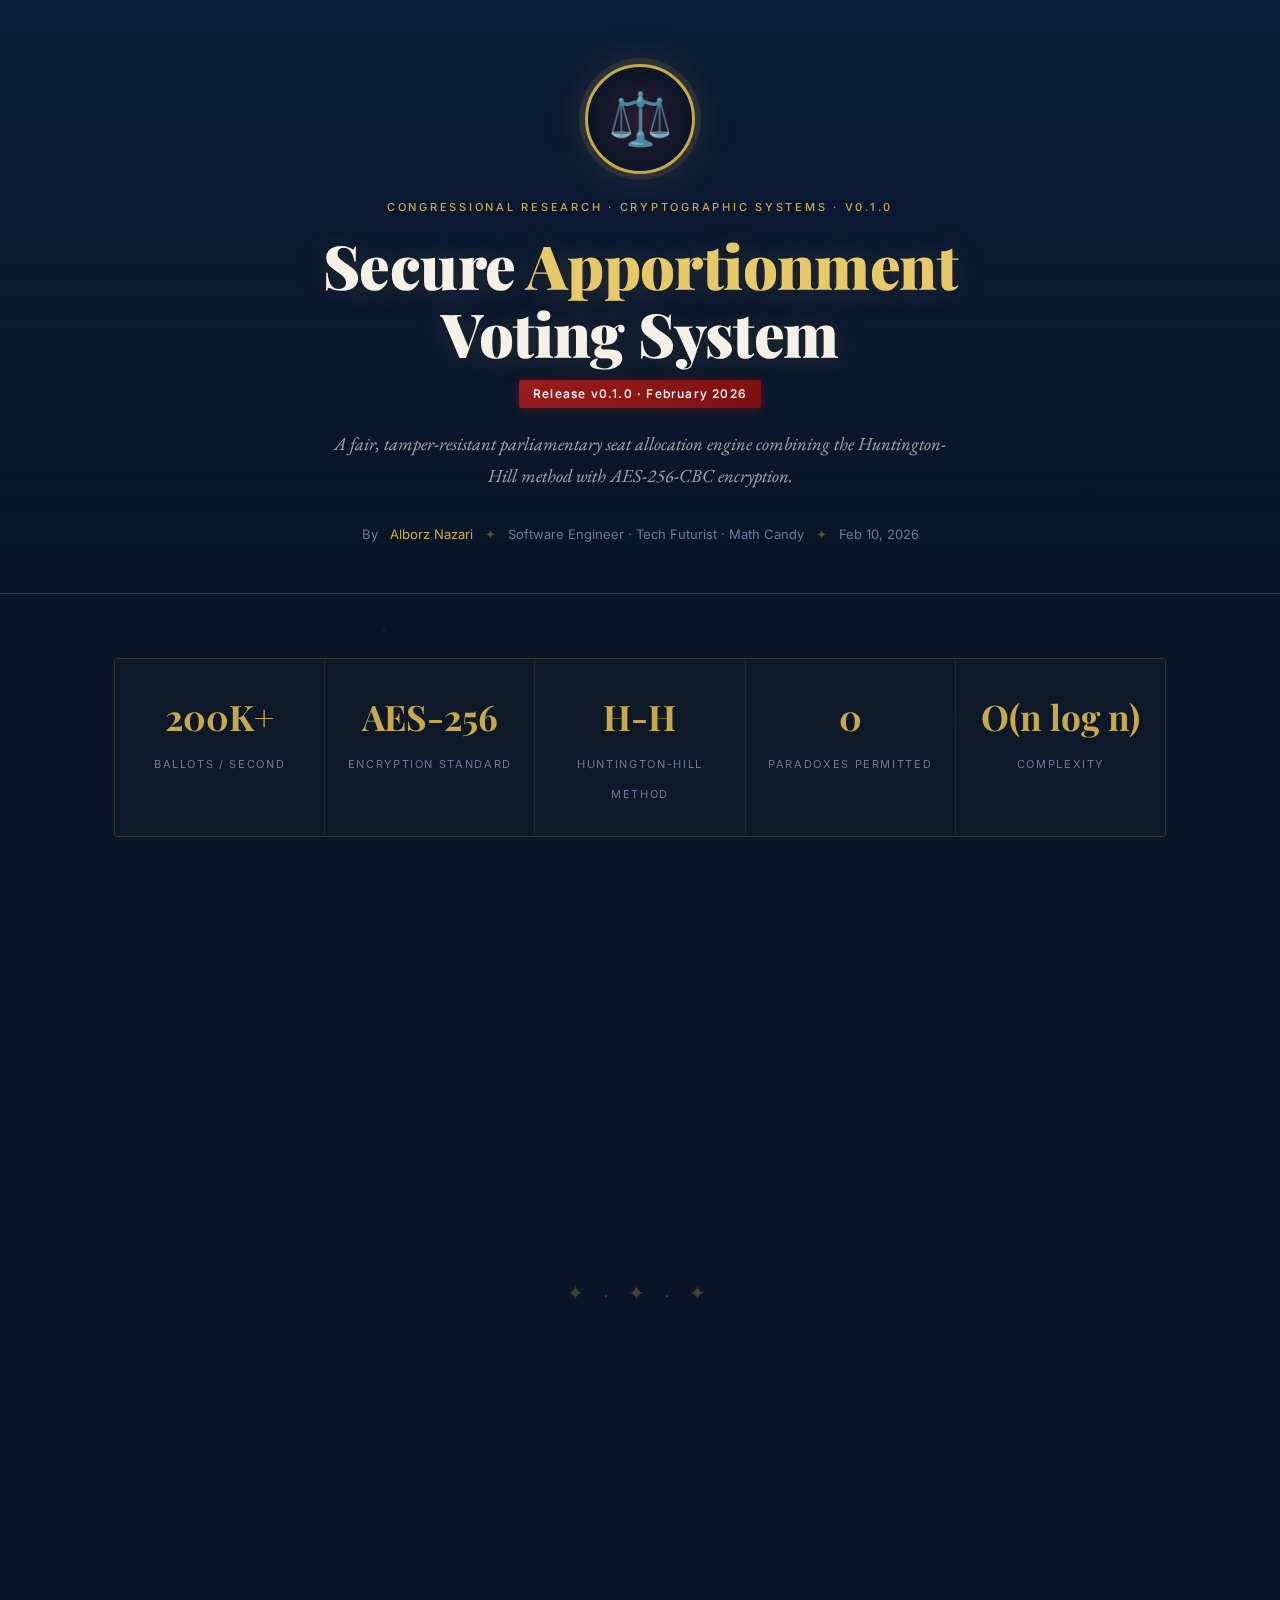
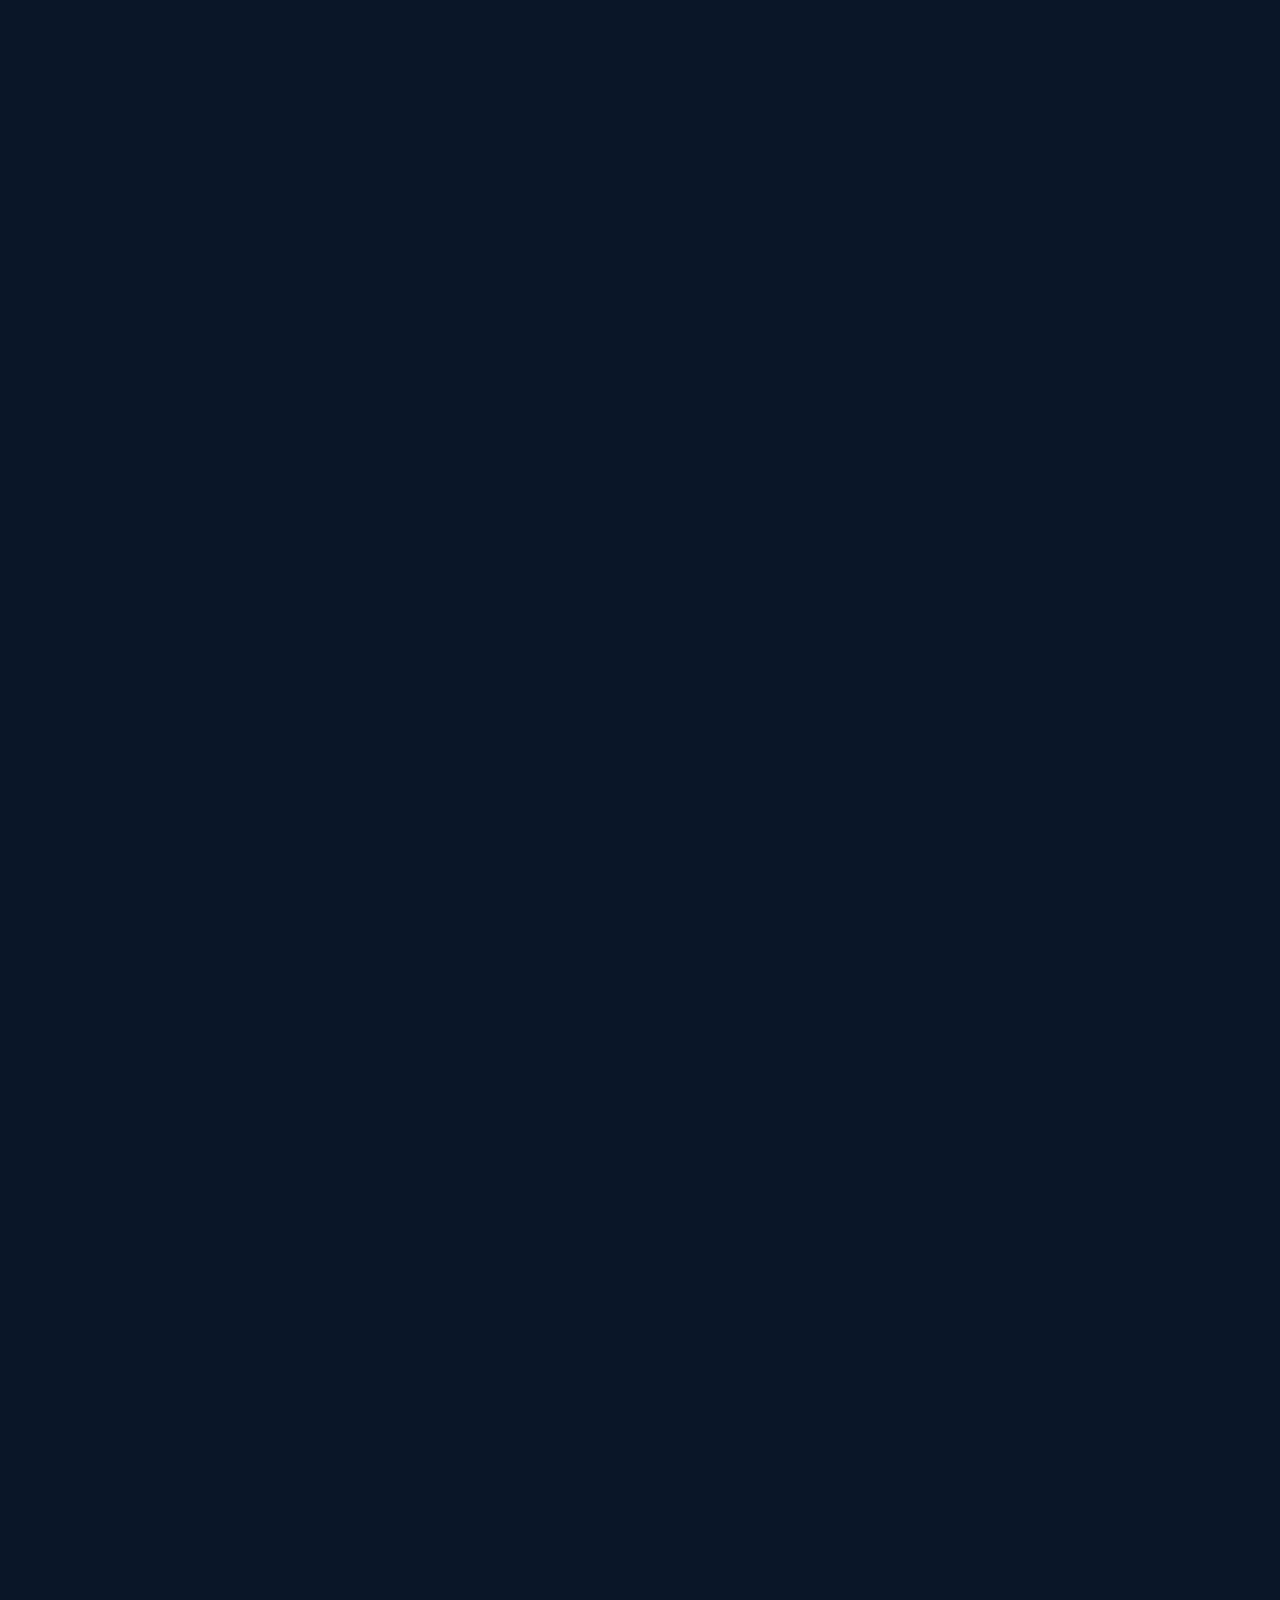
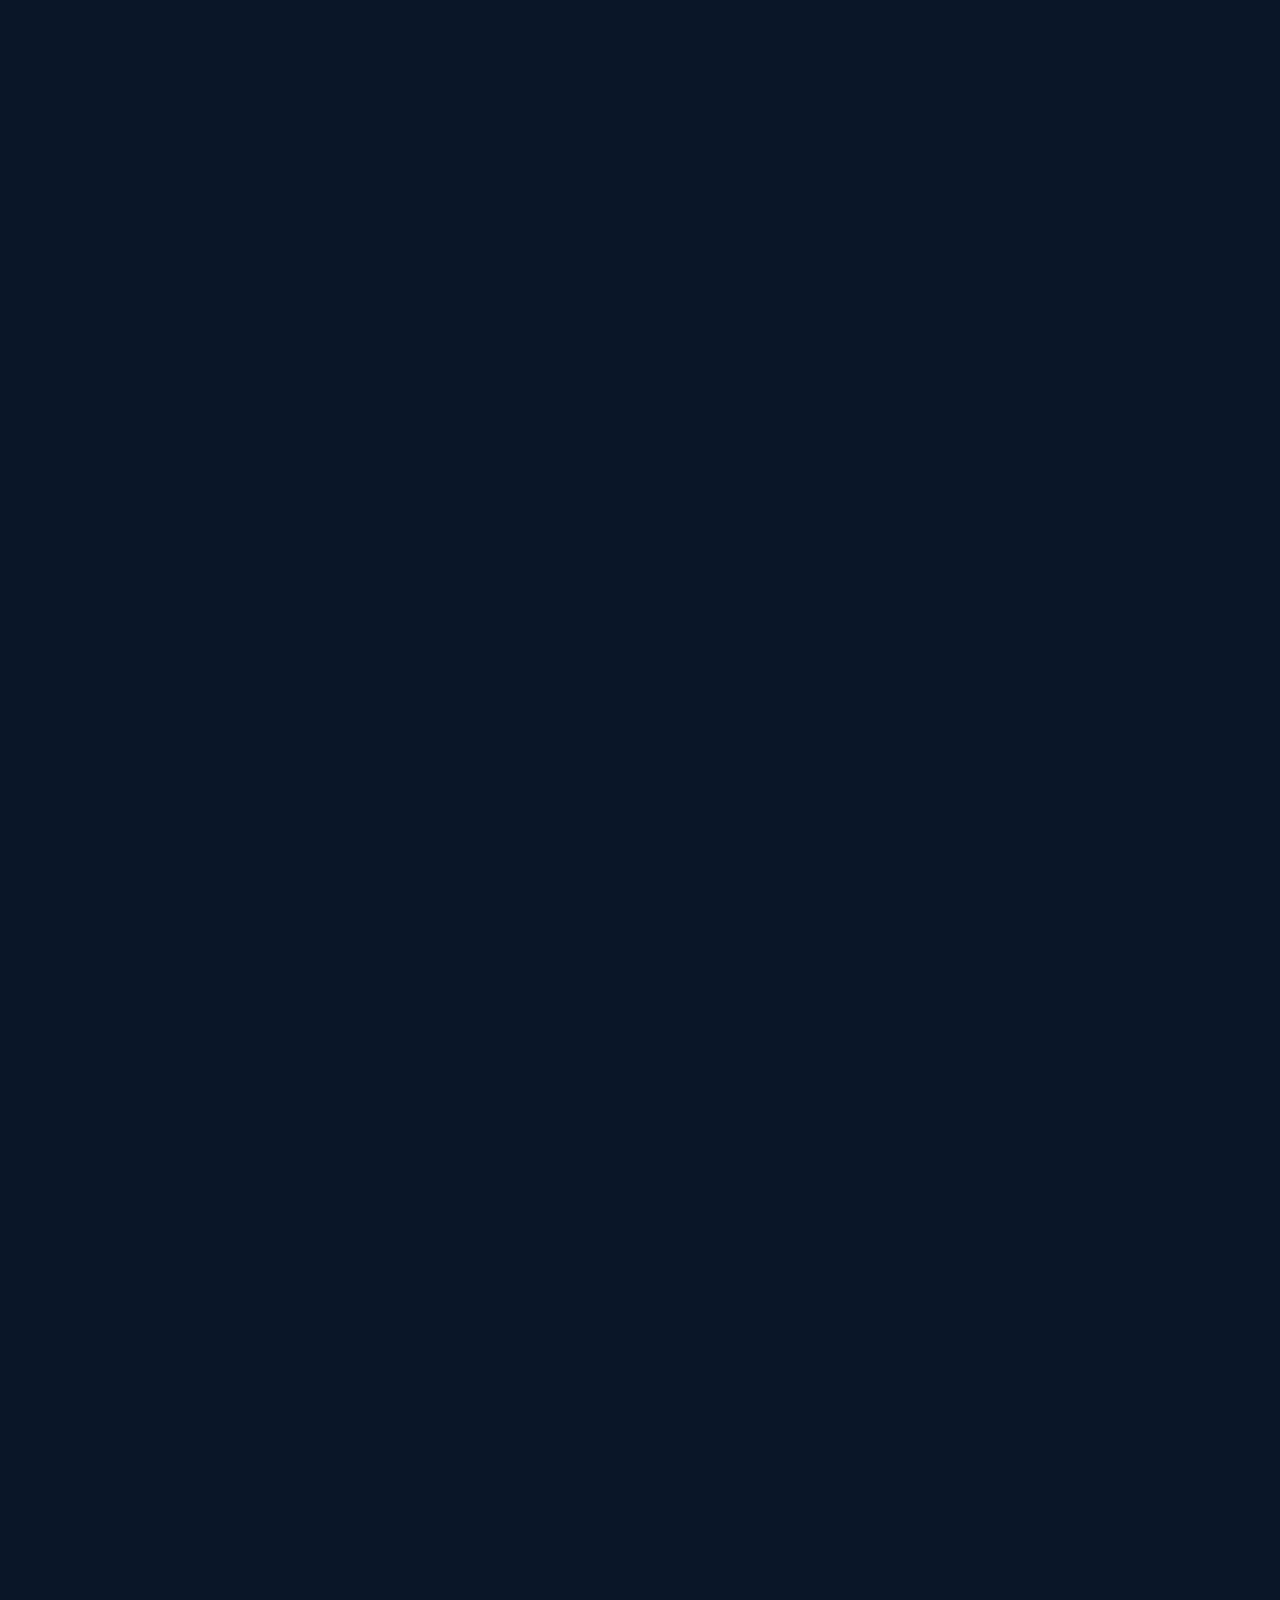
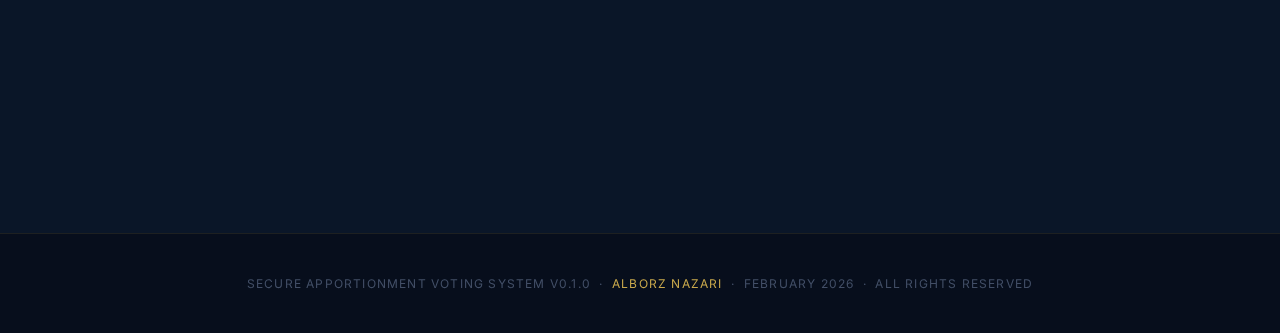
<file: public/index.html>
<!DOCTYPE html>
<html lang="en">
<head>
<meta charset="UTF-8" />
<meta name="viewport" content="width=device-width, initial-scale=1.0" />
<title>Secure Apportionment Voting System v0.1.0</title>
<link href="https://fonts.googleapis.com/css2?family=Playfair+Display:wght@400;600;700;900&family=EB+Garamond:ital,wght@0,400;0,500;1,400&family=Inter:wght@300;400;500&display=swap" rel="stylesheet" />
<style>
  :root {
    --navy:#0a1628;--navy2:#0d1f3c;--crimson:#9b1c1c;--crimson2:#c0392b;
    --gold:#c9a84c;--gold2:#e8c96a;--cream:#f5f0e8;--cream2:#ede5d0;
    --text:#1a1a2e;--muted:#6b7a99;
  }
  *,*::before,*::after{box-sizing:border-box;margin:0;padding:0;}
  html{scroll-behavior:smooth;}
  body{background:var(--navy);color:var(--cream);font-family:'EB Garamond',Georgia,serif;font-size:18px;line-height:1.7;overflow-x:hidden;}
  body::before{content:'';position:fixed;inset:0;background-image:
    radial-gradient(1px 1px at 10% 15%,rgba(255,255,255,.35) 0%,transparent 100%),
    radial-gradient(1px 1px at 30% 70%,rgba(255,255,255,.25) 0%,transparent 100%),
    radial-gradient(1px 1px at 55% 35%,rgba(255,255,255,.3) 0%,transparent 100%),
    radial-gradient(1px 1px at 75% 80%,rgba(255,255,255,.2) 0%,transparent 100%),
    radial-gradient(1px 1px at 90% 10%,rgba(255,255,255,.35) 0%,transparent 100%),
    radial-gradient(1.5px 1.5px at 65% 20%,rgba(201,168,76,.5) 0%,transparent 100%),
    radial-gradient(1.5px 1.5px at 85% 55%,rgba(201,168,76,.4) 0%,transparent 100%);
    pointer-events:none;z-index:0;}

  header{position:relative;z-index:1;text-align:center;padding:64px 24px 48px;
    border-bottom:1px solid rgba(201,168,76,.25);
    background:linear-gradient(180deg,rgba(9,27,55,.95) 0%,rgba(10,22,40,.8) 100%);}

  .seal-ring{display:inline-flex;align-items:center;justify-content:center;
    width:110px;height:110px;border-radius:50%;border:3px solid var(--gold);
    box-shadow:0 0 0 6px rgba(201,168,76,.12),0 0 40px rgba(201,168,76,.2);
    background:radial-gradient(circle,rgba(155,28,28,.25) 0%,rgba(10,22,40,1) 70%);
    margin-bottom:24px;animation:pulse-seal 4s ease-in-out infinite;}
  @keyframes pulse-seal{0%,100%{box-shadow:0 0 0 6px rgba(201,168,76,.12),0 0 40px rgba(201,168,76,.2);}
    50%{box-shadow:0 0 0 10px rgba(201,168,76,.08),0 0 60px rgba(201,168,76,.35);}}
  .seal-icon{font-size:52px;}

  .overline{font-family:'Inter',sans-serif;font-size:11px;font-weight:500;
    letter-spacing:.25em;text-transform:uppercase;color:var(--gold);margin-bottom:14px;}
  h1{font-family:'Playfair Display',serif;font-size:clamp(2.2rem,5vw,3.8rem);
    font-weight:900;letter-spacing:-.01em;line-height:1.12;color:var(--cream);
    text-shadow:0 2px 30px rgba(201,168,76,.2);margin-bottom:10px;}
  h1 em{font-style:normal;color:var(--gold2);}
  .version-badge{display:inline-block;
    background:linear-gradient(135deg,var(--crimson) 0%,#7b1111 100%);
    color:#fff;font-family:'Inter',sans-serif;font-size:12px;font-weight:500;
    letter-spacing:.1em;padding:4px 14px;border-radius:2px;margin-bottom:20px;
    box-shadow:0 2px 12px rgba(155,28,28,.4);}
  .tagline{font-size:1.15rem;color:rgba(245,240,232,.65);max-width:640px;
    margin:0 auto 32px;font-style:italic;}
  .author-line{display:flex;align-items:center;justify-content:center;gap:12px;
    font-family:'Inter',sans-serif;font-size:13px;color:var(--muted);flex-wrap:wrap;}
  .author-line a{color:var(--gold);text-decoration:none;transition:color .2s;}
  .author-line a:hover{color:var(--gold2);}
  .dot{color:var(--gold);opacity:.4;}

  main{position:relative;z-index:1;max-width:1100px;margin:0 auto;padding:64px 24px 80px;}

  .stats{display:grid;grid-template-columns:repeat(auto-fit,minmax(180px,1fr));
    gap:1px;background:rgba(201,168,76,.12);border:1px solid rgba(201,168,76,.15);
    border-radius:4px;overflow:hidden;margin-bottom:72px;}
  .stat{background:rgba(10,22,40,.85);padding:28px 20px;text-align:center;transition:background .25s;}
  .stat:hover{background:rgba(155,28,28,.12);}
  .stat-num{font-family:'Playfair Display',serif;font-size:2.2rem;font-weight:700;
    color:var(--gold);display:block;}
  .stat-label{font-family:'Inter',sans-serif;font-size:11px;letter-spacing:.15em;
    text-transform:uppercase;color:var(--muted);margin-top:4px;}

  section{margin-bottom:72px;}
  .section-header{display:flex;align-items:flex-start;gap:20px;margin-bottom:28px;}
  .section-num{font-family:'Inter',sans-serif;font-size:11px;font-weight:500;
    letter-spacing:.2em;color:var(--gold);padding-top:8px;opacity:.7;white-space:nowrap;}
  h2{font-family:'Playfair Display',serif;font-size:clamp(1.5rem,3vw,2rem);
    font-weight:700;color:var(--cream);position:relative;padding-bottom:14px;}
  h2::after{content:'';position:absolute;bottom:0;left:0;width:48px;height:2px;
    background:linear-gradient(90deg,var(--crimson2),var(--gold));}
  .prose{color:rgba(245,240,232,.82);max-width:820px;}
  .prose p{margin-bottom:1.2em;}

  .cards{display:grid;grid-template-columns:repeat(auto-fit,minmax(260px,1fr));
    gap:20px;margin-top:32px;}
  .card{background:linear-gradient(145deg,rgba(13,31,60,.9) 0%,rgba(10,22,40,.95) 100%);
    border:1px solid rgba(201,168,76,.12);border-top:2px solid var(--crimson);
    padding:28px 24px;border-radius:2px;transition:transform .25s,border-color .25s,box-shadow .25s;
    position:relative;overflow:hidden;}
  .card::before{content:'';position:absolute;inset:0;
    background:radial-gradient(ellipse at top left,rgba(155,28,28,.06) 0%,transparent 60%);
    pointer-events:none;}
  .card:hover{transform:translateY(-4px);border-color:rgba(201,168,76,.3);
    box-shadow:0 16px 40px rgba(0,0,0,.4);}
  .card-icon{font-size:28px;margin-bottom:14px;}
  .card h3{font-family:'Playfair Display',serif;font-size:1.15rem;font-weight:700;
    color:var(--cream);margin-bottom:10px;}
  .card p{font-size:.95rem;color:rgba(245,240,232,.65);line-height:1.6;}

  .pipeline{display:flex;flex-direction:column;gap:0;margin-top:32px;position:relative;}
  .pipeline::before{content:'';position:absolute;left:27px;top:28px;bottom:28px;
    width:2px;background:linear-gradient(180deg,var(--crimson) 0%,var(--gold) 50%,var(--navy2) 100%);}
  .step{display:flex;align-items:flex-start;gap:24px;padding:20px 0;}
  .step-num{width:56px;height:56px;min-width:56px;border-radius:50%;
    background:linear-gradient(135deg,var(--crimson) 0%,var(--navy2) 100%);
    border:2px solid var(--gold);display:flex;align-items:center;justify-content:center;
    font-family:'Playfair Display',serif;font-size:1.2rem;font-weight:700;
    color:var(--gold);position:relative;z-index:1;}
  .step-body h4{font-family:'Playfair Display',serif;font-size:1.05rem;
    color:var(--cream);margin-bottom:4px;}
  .step-body p{font-size:.95rem;color:rgba(245,240,232,.6);}

  .code-block{background:rgba(5,10,20,.9);border:1px solid rgba(201,168,76,.15);
    border-left:3px solid var(--gold);border-radius:2px;padding:22px 28px;
    font-family:'Courier New',monospace;font-size:.9rem;color:var(--gold2);
    overflow-x:auto;margin-top:20px;}
  .code-block .cmd{color:#7ec8e3;}
  .code-block .flag{color:#e8c96a;}
  .code-block .val{color:#a8e6a3;}

  .alert{background:linear-gradient(135deg,rgba(155,28,28,.15) 0%,rgba(10,22,40,.6) 100%);
    border:1px solid rgba(155,28,28,.3);border-left:4px solid var(--crimson2);
    border-radius:2px;padding:20px 24px;display:flex;gap:16px;align-items:flex-start;margin-top:32px;}
  .alert-icon{font-size:22px;flex-shrink:0;}
  .alert-body h4{font-family:'Playfair Display',serif;font-size:1rem;
    color:var(--crimson2);margin-bottom:6px;}
  .alert-body p{font-size:.95rem;color:rgba(245,240,232,.65);}

  .cta-bar{display:flex;flex-wrap:wrap;gap:16px;justify-content:center;
    margin-top:56px;padding:48px 32px;
    background:linear-gradient(135deg,rgba(155,28,28,.12) 0%,rgba(10,22,40,.8) 50%,rgba(13,31,60,.12) 100%);
    border:1px solid rgba(201,168,76,.15);border-radius:4px;text-align:center;}
  .cta-bar h3{width:100%;font-family:'Playfair Display',serif;font-size:1.6rem;
    color:var(--cream);margin-bottom:8px;}
  .cta-bar p{width:100%;color:rgba(245,240,232,.55);font-size:.95rem;margin-bottom:20px;}
  .btn{display:inline-flex;align-items:center;gap:10px;padding:14px 32px;
    border-radius:2px;font-family:'Inter',sans-serif;font-size:13px;font-weight:500;
    letter-spacing:.08em;text-transform:uppercase;text-decoration:none;cursor:pointer;
    border:none;transition:all .25s;}
  .btn-primary{background:linear-gradient(135deg,var(--crimson) 0%,#7b1111 100%);
    color:#fff;box-shadow:0 4px 20px rgba(155,28,28,.35);}
  .btn-primary:hover{transform:translateY(-2px);box-shadow:0 8px 28px rgba(155,28,28,.5);}
  .btn-outline{background:transparent;color:var(--gold);border:1px solid var(--gold);}
  .btn-outline:hover{background:rgba(201,168,76,.08);transform:translateY(-2px);}

  .tags{display:flex;flex-wrap:wrap;gap:10px;margin-top:40px;}
  .tag{font-family:'Inter',sans-serif;font-size:11px;letter-spacing:.15em;
    text-transform:uppercase;padding:5px 14px;border:1px solid rgba(201,168,76,.2);
    color:var(--muted);border-radius:1px;transition:all .2s;}
  .tag:hover{border-color:var(--gold);color:var(--gold);}

  footer{position:relative;z-index:1;border-top:1px solid rgba(201,168,76,.12);
    padding:40px 24px;text-align:center;background:rgba(5,10,20,.6);}
  footer p{font-family:'Inter',sans-serif;font-size:12px;letter-spacing:.1em;
    color:rgba(107,122,153,.6);text-transform:uppercase;}
  footer a{color:var(--gold);text-decoration:none;}

  .reveal{opacity:0;transform:translateY(24px);transition:opacity .65s ease,transform .65s ease;}
  .reveal.visible{opacity:1;transform:none;}
  .ornament{text-align:center;color:var(--gold);opacity:.3;font-size:20px;
    letter-spacing:.4em;margin:56px 0;}

  @media(max-width:600px){.pipeline::before{display:none;}.stats{grid-template-columns:repeat(2,1fr);}}
</style>
</head>
<body>

<header>
  <div class="seal-ring"><span class="seal-icon">⚖️</span></div>
  <div class="overline">Congressional Research · Cryptographic Systems · v0.1.0</div>
  <h1>Secure <em>Apportionment</em><br>Voting System</h1>
  <div class="version-badge">Release v0.1.0 · February 2026</div>
  <p class="tagline">A fair, tamper-resistant parliamentary seat allocation engine combining the Huntington-Hill method with AES-256-CBC encryption.</p>
  <div class="author-line">
    <span>By</span>
    <a href="https://medium.com/@alborznazari4" target="_blank">Alborz Nazari</a>
    <span class="dot">✦</span>
    <span>Software Engineer · Tech Futurist · Math Candy</span>
    <span class="dot">✦</span>
    <span>Feb 10, 2026</span>
  </div>
</header>

<main>

  <div class="stats reveal">
    <div class="stat"><span class="stat-num">200K+</span><span class="stat-label">Ballots / Second</span></div>
    <div class="stat"><span class="stat-num">AES-256</span><span class="stat-label">Encryption Standard</span></div>
    <div class="stat"><span class="stat-num">H-H</span><span class="stat-label">Huntington-Hill Method</span></div>
    <div class="stat"><span class="stat-num">0</span><span class="stat-label">Paradoxes Permitted</span></div>
    <div class="stat"><span class="stat-num">O(n log n)</span><span class="stat-label">Complexity</span></div>
  </div>

  <section class="reveal">
    <div class="section-header">
      <span class="section-num">§ I</span>
      <h2>Secure Parliamentary Seat Apportionment</h2>
    </div>
    <div class="prose">
      <p>A fair and tamper-resistant system for allocating parliamentary seats using the <strong>Huntington-Hill method</strong> — the method of equal proportions. It combines mathematically proven seat allocation with AES-256-CBC encryption to protect sensitive vote data during storage and transmission.</p>
      <p>Suitable for large-scale elections of 200,000+ ballots and educational demonstrations of algorithmic fairness, social choice theory, and applied cryptography.</p>
    </div>
  </section>

  <div class="ornament reveal">✦ · ✦ · ✦</div>

  <section class="reveal">
    <div class="section-header">
      <span class="section-num">§ II</span>
      <h2>The Problem of Democratic Fairness</h2>
    </div>
    <div class="prose">
      <p>Arrow's Impossibility Theorem demonstrates that no voting system with more than two candidates can simultaneously satisfy all fairness conditions. Classical methods — Plurality, Plurality Run-off, Instant Run-off (IRV), Sequential Run-off, and Pairwise Comparison — all suffer from known paradoxes that erode trust in democratic institutions.</p>
      <p>The <strong>Pareto paradox</strong>, irrelevance of alternatives, and strategic voting incentives each introduce systemic biases. A candidate's withdrawal may hand victory to another; if all voters prefer A over B, B must never prevail. Understanding these failure modes is foundational to any serious democratic engineering effort.</p>
      <p>On topics like social choice theory, direct study of psychology as well as statistical contemplation is essential to understand how individual and collective choice interact to determine outcomes.</p>
    </div>
    <div class="cards">
      <div class="card">
        <div class="card-icon">🏛️</div>
        <h3>Alabama Paradox</h3>
        <p>Increasing total seats can cause a party to paradoxically <em>lose</em> a seat — a mathematical flaw inherent to Hamilton's method that undermines democratic integrity.</p>
      </div>
      <div class="card">
        <div class="card-icon">⚖️</div>
        <h3>Degressive Proportionality</h3>
        <p>Multi-constituency systems violate equal proportional representation, granting disproportionate power to larger or smaller factions, as documented in 2025 MPI-INF research.</p>
      </div>
      <div class="card">
        <div class="card-icon">🛡️</div>
        <h3>Security Vulnerabilities</h3>
        <p>41 U.S. states operated decade-old voting equipment in 2018. Illinois alone saw 90,000 voter records compromised in a single breach — a systemic failure demanding resolution.</p>
      </div>
      <div class="card">
        <div class="card-icon">🔬</div>
        <h3>Strategic Voting</h3>
        <p>Probabilistic strategic voting exploits the known weaknesses of classical methods to engineer predetermined outcomes — undermining the fundamental will of the electorate.</p>
      </div>
    </div>
  </section>

  <section class="reveal">
    <div class="section-header">
      <span class="section-num">§ III</span>
      <h2>The Huntington-Hill Solution</h2>
    </div>
    <div class="prose">
      <p>The Huntington-Hill method assigns seats by computing geometric mean priorities, eliminating systematic bias toward large or small parties. Each allocation round grants the next seat to the party with the highest priority score, guaranteeing proportionality without paradox.</p>
      <p>For three parties — A=5,000 votes, B=3,000, C=2,000 — competing for 10 seats: initial priorities compute as A ≈ 3,535 · B ≈ 2,121 · C ≈ 1,414. The algorithm iterates until all seats are distributed, yielding a provably fair, legally defensible allocation.</p>
    </div>
    <div class="code-block">
      <span class="cmd">Priority</span>(p) = votes[p] / √(seats[p] × (seats[p] + 1))<br><br>
      <span class="cmd">$</span> python src/main.py <span class="flag">sample.csv</span> --seats <span class="val">50</span><br>
      <span class="cmd">&gt;</span> Processing 200,000 ballots ...<span class="val"> ✓ Complete in 1.2s</span><br>
      <span class="cmd">&gt;</span> Encryption: <span class="val">AES-256-CBC · PKCS7 padding · random IV</span><br>
      <span class="cmd">&gt;</span> Output written: <span class="val">results.json</span>
    </div>
  </section>

  <section class="reveal">
    <div class="section-header">
      <span class="section-num">§ IV</span>
      <h2>System Architecture</h2>
    </div>
    <div class="pipeline">
      <div class="step">
        <div class="step-num">1</div>
        <div class="step-body">
          <h4>Input — io.py</h4>
          <p>Load CSV containing party vote totals into validated, typed Python data structures ready for cryptographic processing.</p>
        </div>
      </div>
      <div class="step">
        <div class="step-num">2</div>
        <div class="step-body">
          <h4>Encryption — encryption.py</h4>
          <p>AES-256-CBC encrypts vote totals using a 32-byte key, random IV per session, and PKCS7 padding for secure storage and transmission.</p>
        </div>
      </div>
      <div class="step">
        <div class="step-num">3</div>
        <div class="step-body">
          <h4>Decryption — Trusted Authority</h4>
          <p>Only authorized parties hold decryption keys, ensuring confidentiality and chain-of-custody integrity throughout the full electoral pipeline.</p>
        </div>
      </div>
      <div class="step">
        <div class="step-num">4</div>
        <div class="step-body">
          <h4>Apportionment — apportionment.py</h4>
          <p>Runs the Huntington-Hill algorithm using Python's heapq for priority queue management, achieving O(n log n) time complexity at scale.</p>
        </div>
      </div>
      <div class="step">
        <div class="step-num">5</div>
        <div class="step-body">
          <h4>Output — JSON / Console</h4>
          <p>Results serialized to verified JSON. pytest round-trip test suite confirms zero paradox occurrence and full encryption integrity.</p>
        </div>
      </div>
    </div>
    <div class="alert">
      <span class="alert-icon">🔐</span>
      <div class="alert-body">
        <h4>Security Notice: Trusted Decryptor Model</h4>
        <p>v0.1.0 relies on a single trusted decryption authority. Future releases target Zero-Knowledge Proof (ZK-proof) integration to fully eliminate this single point of trust.</p>
      </div>
    </div>
  </section>

  <section class="reveal">
    <div class="section-header">
      <span class="section-num">§ V</span>
      <h2>Success Criteria &amp; Evaluation</h2>
    </div>
    <div class="cards">
      <div class="card">
        <div class="card-icon">✅</div>
        <h3>Cross-Platform Viability</h3>
        <p>Runs flawlessly on Windows and Linux. Pure Python architecture enables rapid setup via a single <code>requirements.txt</code> — no infrastructure lock-in.</p>
      </div>
      <div class="card">
        <div class="card-icon">⚡</div>
        <h3>Electoral-Scale Performance</h3>
        <p>O(n log n) complexity processes 200,000+ ballots in seconds, meeting the throughput demands of national parliamentary elections.</p>
      </div>
      <div class="card">
        <div class="card-icon">🔒</div>
        <h3>Cryptographic Integrity</h3>
        <p>AES-256 ensures full data confidentiality. The pytest test suite validates integrity across every encryption round-trip — zero tolerance for corruption.</p>
      </div>
      <div class="card">
        <div class="card-icon">🏛️</div>
        <h3>Legal & Constitutional Fairness</h3>
        <p>Compliant with EU degressive proportionality standards. No likeability metric required — only verifiable mathematical justice and legally defensible seat allocation.</p>
      </div>
    </div>
  </section>

  <div class="tags reveal">
    <span class="tag">Parliament</span>
    <span class="tag">Cryptography</span>
    <span class="tag">Social Choice Theory</span>
    <span class="tag">AES-256</span>
    <span class="tag">Huntington-Hill</span>
    <span class="tag">Statistics</span>
    <span class="tag">Voting Systems</span>
    <span class="tag">Software Development</span>
    <span class="tag">Python</span>
    <span class="tag">Democracy</span>
  </div>

  <div class="cta-bar reveal">
    <h3>Examine the Full Record</h3>
    <p>Read the complete Proof of Concept on Medium · Review the source code on GitHub</p>
    <a class="btn btn-primary" href="https://medium.com/@alborznazari4/secure-apportionment-voting-system-v0-1-0-983054d369d5" target="_blank">📰 Read on Medium</a>
    <a class="btn btn-outline" href="https://github.com/AlborzNazari/Secure-Apportionment-System" target="_blank">⬡ View on GitHub</a>
  </div>

</main>

<footer>
  <p>Secure Apportionment Voting System v0.1.0 &nbsp;·&nbsp;
    <a href="https://medium.com/@alborznazari4" target="_blank">Alborz Nazari</a>
    &nbsp;·&nbsp; February 2026 &nbsp;·&nbsp; All Rights Reserved</p>
</footer>

<script>
  const obs = new IntersectionObserver(entries => {
    entries.forEach(e => { if(e.isIntersecting){e.target.classList.add('visible');obs.unobserve(e.target);}});
  }, {threshold:0.08});
  document.querySelectorAll('.reveal').forEach(el => obs.observe(el));
</script>
</body>
</html>
</file>
